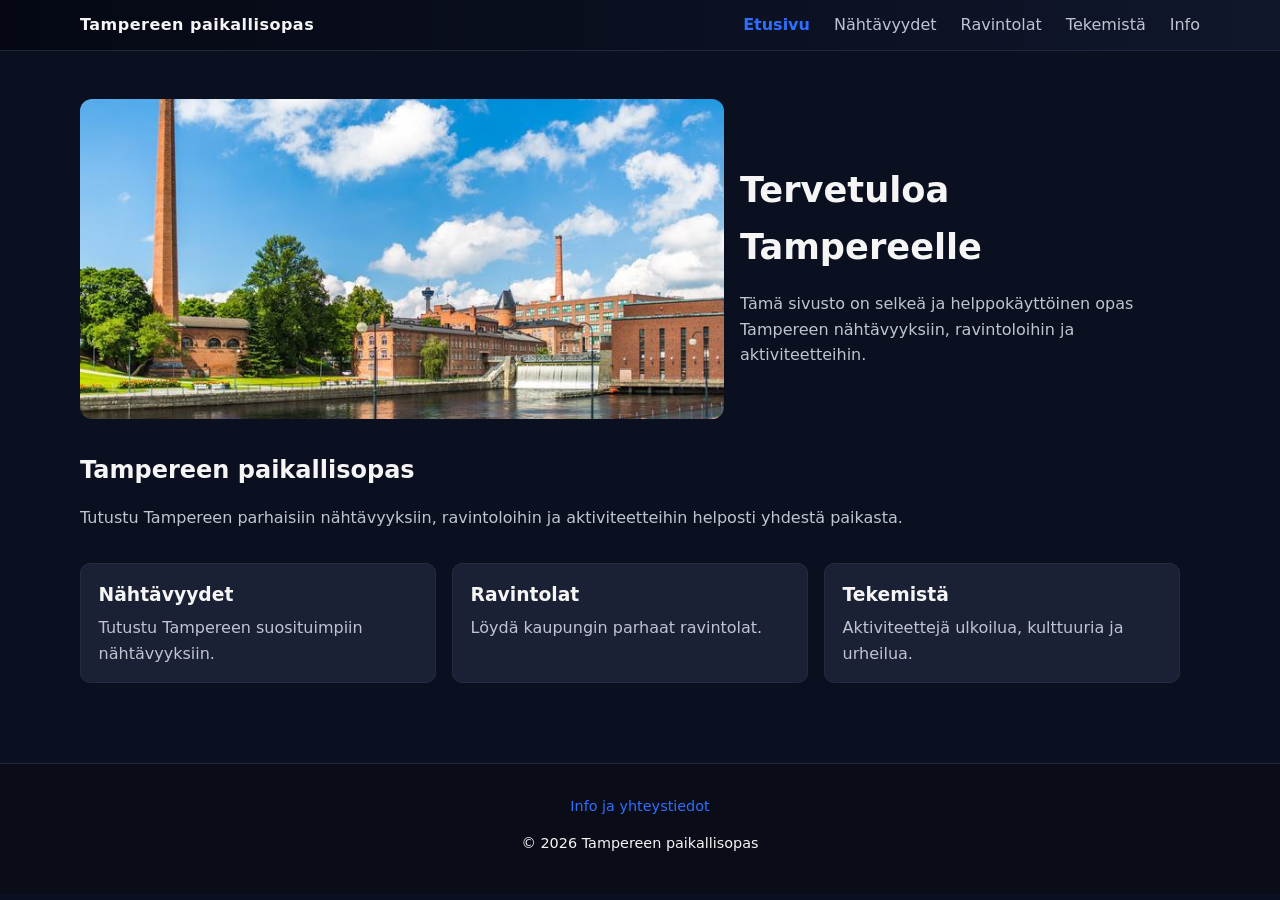
<file: index.html>
<!DOCTYPE html>
<html lang="fi">

<head>
    <meta charset="UTF-8">
    <meta name="viewport" content="width=device-width, initial-scale=1">
    <title>Tampereen paikallisopas – Etusivu</title>
    <link rel="stylesheet" href="style.css">
</head>

<body>

    <header class="site-header">
        <div class="logo">
            <a href="index.html">Tampereen paikallisopas</a>
        </div>
        <button class="nav-toggle" aria-expanded="false" aria-controls="main-nav">☰</button>
        <nav id="main-nav" class="site-nav">
            <ul>
                <li><a href="index.html" aria-current="page">Etusivu</a></li>
                <li><a href="nahtavyydet.html">Nähtävyydet</a></li>
                <li><a href="ravintolat.html">Ravintolat</a></li>
                <li><a href="tekemista.html">Tekemistä</a></li>
                <li><a href="info.html">Info</a></li>
            </ul>
        </nav>
    </header>

    <main>

        <section class="hero">
            <img src="images/tamper.jpg" alt="Näkymä Tampereesta" class="hero-image">
            <div class="hero-text">
                <h1>Tervetuloa Tampereelle</h1>
                <p>Tämä sivusto on selkeä ja helppokäyttöinen opas Tampereen nähtävyyksiin, ravintoloihin ja
                    aktiviteetteihin.</p>
            </div>
        </section>

        <section class="intro">
            <h2>Tampereen paikallisopas</h2>
            <p>Tutustu Tampereen parhaisiin nähtävyyksiin, ravintoloihin ja aktiviteetteihin helposti yhdestä paikasta.
            </p>
        </section>

        <section class="cta-grid">
            <a class="cta-card" href="nahtavyydet.html">
                <h3>Nähtävyydet</h3>
                <p>Tutustu Tampereen suosituimpiin nähtävyyksiin.</p>
            </a>

            <a class="cta-card" href="ravintolat.html">
                <h3>Ravintolat</h3>
                <p>Löydä kaupungin parhaat ravintolat.</p>
            </a>

            <a class="cta-card" href="tekemista.html">
                <h3>Tekemistä</h3>
                <p>Aktiviteettejä ulkoilua, kulttuuria ja urheilua.</p>
            </a>
        </section>

    </main>

    <footer class="site-footer">
        <p><a href="info.html">Info ja yhteystiedot</a></p>
        <p>&copy; 2026 Tampereen paikallisopas</p>
    </footer>

    <script>
        const navToggle = document.querySelector('.nav-toggle');
        const nav = document.getElementById('main-nav');
        navToggle.addEventListener('click', () => {
            const expanded = navToggle.getAttribute('aria-expanded') === 'true';
            navToggle.setAttribute('aria-expanded', String(!expanded));
            nav.classList.toggle('nav-open');
        });
    </script>

</body>

</html>
</file>
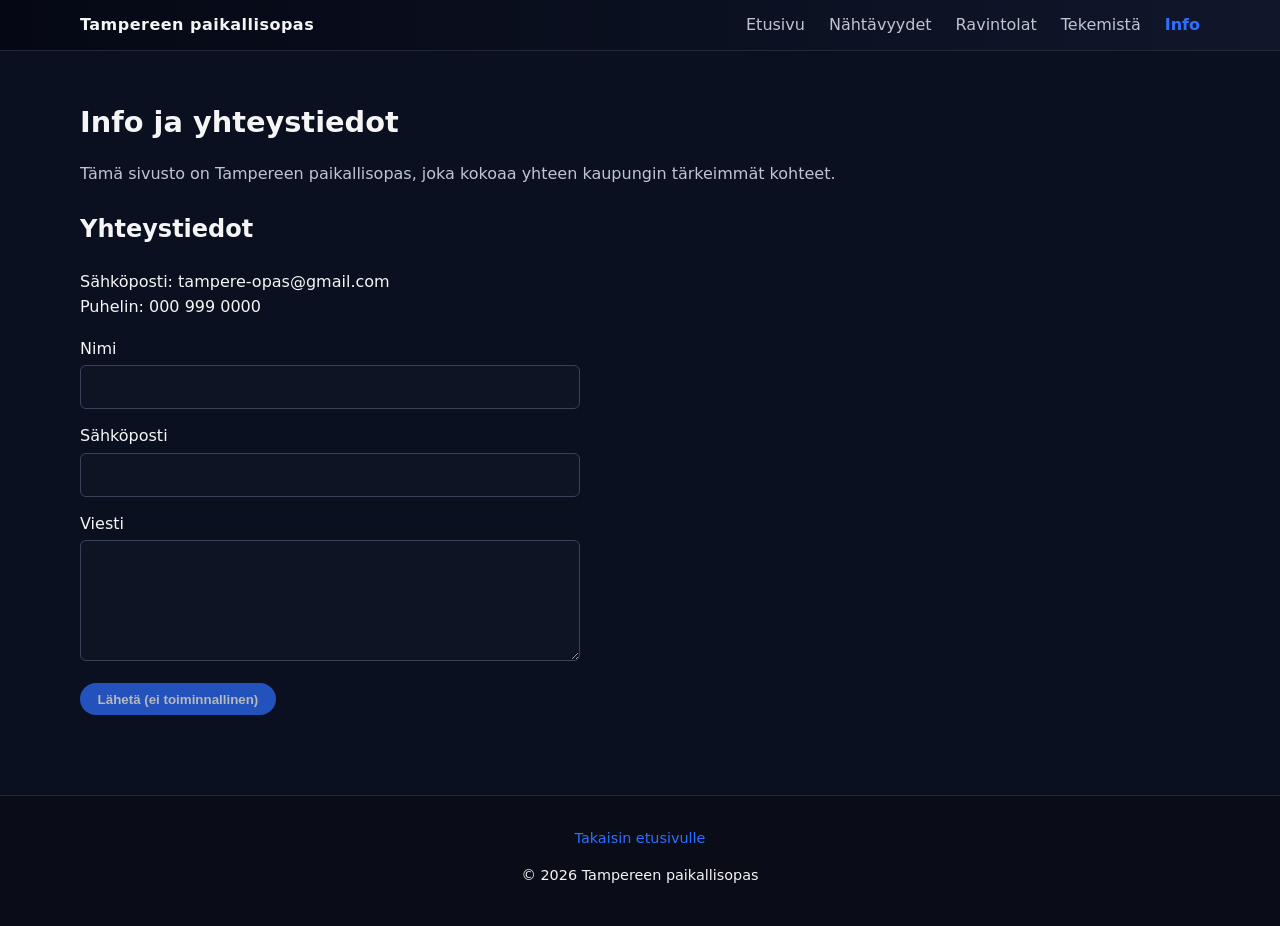
<file: info.html>
<!DOCTYPE html>
<html lang="fi">

<head>
    <meta charset="UTF-8">
    <meta name="viewport" content="width=device-width, initial-scale=1">
    <title>Info ja yhteystiedot</title>
    <link rel="stylesheet" href="style.css">
</head>

<body>

    <header class="site-header">
        <div class="logo"><a href="index.html">Tampereen paikallisopas</a></div>
        <button class="nav-toggle" aria-expanded="false" aria-controls="main-nav">☰</button>
        <nav id="main-nav" class="site-nav">
            <ul>
                <li><a href="index.html">Etusivu</a></li>
                <li><a href="nahtavyydet.html">Nähtävyydet</a></li>
                <li><a href="ravintolat.html">Ravintolat</a></li>
                <li><a href="tekemista.html">Tekemistä</a></li>
                <li><a href="info.html" aria-current="page">Info</a></li>
            </ul>
        </nav>
    </header>

    <main>

        <header class="page-header">
            <h1>Info ja yhteystiedot</h1>
            <p>Tämä sivusto on Tampereen paikallisopas, joka kokoaa yhteen kaupungin tärkeimmät kohteet.</p>
        </header>

        <section>
            <h2>Yhteystiedot</h2>
            <p>Sähköposti: tampere-opas@gmail.com<br>Puhelin: 000 999 0000</p>

            <form>
                <div class="form-field">
                    <label for="nimi">Nimi</label>
                    <input id="nimi" name="nimi" type="text">
                </div>

                <div class="form-field">
                    <label for="email">Sähköposti</label>
                    <input id="email" name="email" type="email">
                </div>

                <div class="form-field">
                    <label for="viesti">Viesti</label>
                    <textarea id="viesti" name="viesti" rows="4"></textarea>
                </div>

                <button type="submit" disabled>Lähetä (ei toiminnallinen)</button>
            </form>
        </section>

    </main>

    <footer class="site-footer">
        <p><a href="index.html">Takaisin etusivulle</a></p>
        <p>&copy; 2026 Tampereen paikallisopas</p>
    </footer>

    <script>
        const navToggle = document.querySelector('.nav-toggle');
        const nav = document.getElementById('main-nav');
        navToggle.addEventListener('click', () => {
            const expanded = navToggle.getAttribute('aria-expanded') === 'true';
            navToggle.setAttribute('aria-expanded', String(!expanded));
            nav.classList.toggle('nav-open');
        });
    </script>

</body>

</html>
</file>
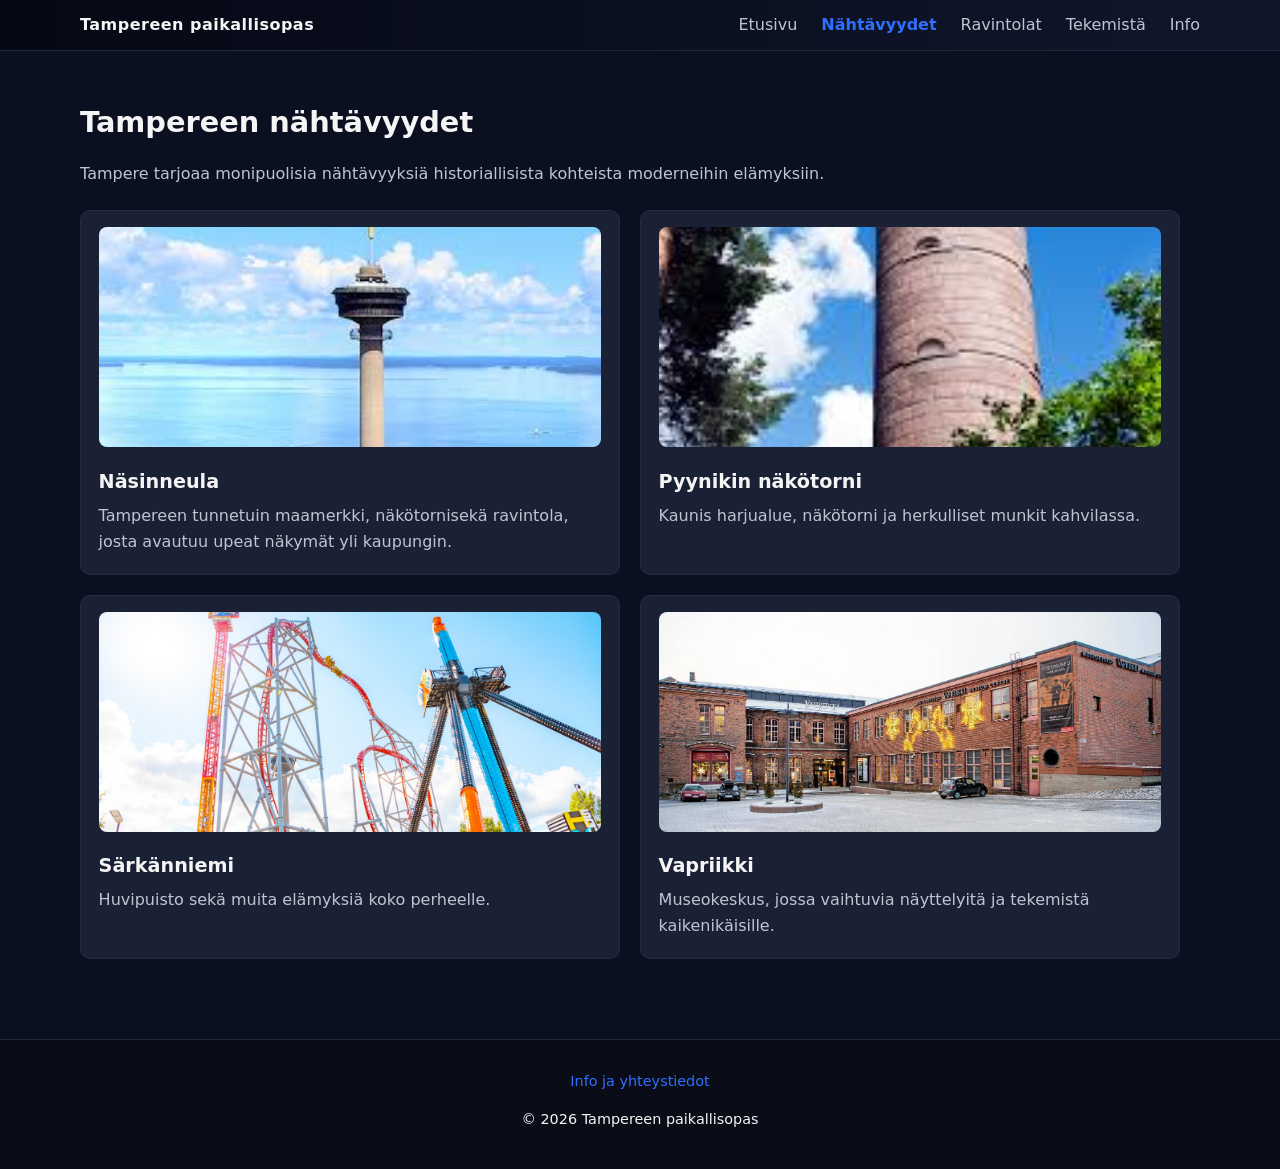
<file: nahtavyydet.html>
<!DOCTYPE html>
<html lang="fi">

<head>
    <meta charset="UTF-8">
    <meta name="viewport" content="width=device-width, initial-scale=1">
    <title>Tampereen nähtävyydet</title>
    <link rel="stylesheet" href="style.css">
</head>

<body>

    <header class="site-header">
        <div class="logo"><a href="index.html">Tampereen paikallisopas</a></div>
        <button class="nav-toggle" aria-expanded="false" aria-controls="main-nav">☰</button>
        <nav id="main-nav" class="site-nav">
            <ul>
                <li><a href="index.html">Etusivu</a></li>
                <li><a href="nahtavyydet.html" aria-current="page">Nähtävyydet</a></li>
                <li><a href="ravintolat.html">Ravintolat</a></li>
                <li><a href="tekemista.html">Tekemistä</a></li>
                <li><a href="info.html">Info</a></li>
            </ul>
        </nav>
    </header>

    <main>

        <header class="page-header">
            <h1>Tampereen nähtävyydet</h1>
            <p>Tampere tarjoaa monipuolisia nähtävyyksiä historiallisista kohteista moderneihin elämyksiin.</p>
        </header>

        <section class="card-list">

            <article class="card">
                <img src="images/nasinneula.jpg" alt="Näsinneula">
                <h2>Näsinneula</h2>
                <p>Tampereen tunnetuin maamerkki, näkötornisekä ravintola, josta avautuu upeat näkymät yli kaupungin.
                </p>
            </article>

            <article class="card">
                <img src="images/pyynikki.jpg" alt="Pyynikin näkötorni">
                <h2>Pyynikin näkötorni</h2>
                <p>Kaunis harjualue, näkötorni ja herkulliset munkit kahvilassa.</p>
            </article>

            <article class="card">
                <img src="images/sarkanniemi.jpg" alt="Särkänniemi">
                <h2>Särkänniemi</h2>
                <p>Huvipuisto sekä muita elämyksiä koko perheelle.</p>
            </article>

            <article class="card">
                <img src="images/vapriikki.jpg" alt="Vapriikki">
                <h2>Vapriikki</h2>
                <p>Museokeskus, jossa vaihtuvia näyttelyitä ja tekemistä kaikenikäisille.</p>
            </article>

        </section>

    </main>

    <footer class="site-footer">
        <p><a href="info.html">Info ja yhteystiedot</a></p>
        <p>&copy; 2026 Tampereen paikallisopas</p>
    </footer>

    <script>
        const navToggle = document.querySelector('.nav-toggle');
        const nav = document.getElementById('main-nav');
        navToggle.addEventListener('click', () => {
            const expanded = navToggle.getAttribute('aria-expanded') === 'true';
            navToggle.setAttribute('aria-expanded', String(!expanded));
            nav.classList.toggle('nav-open');
        });
    </script>

</body>

</html>
</file>
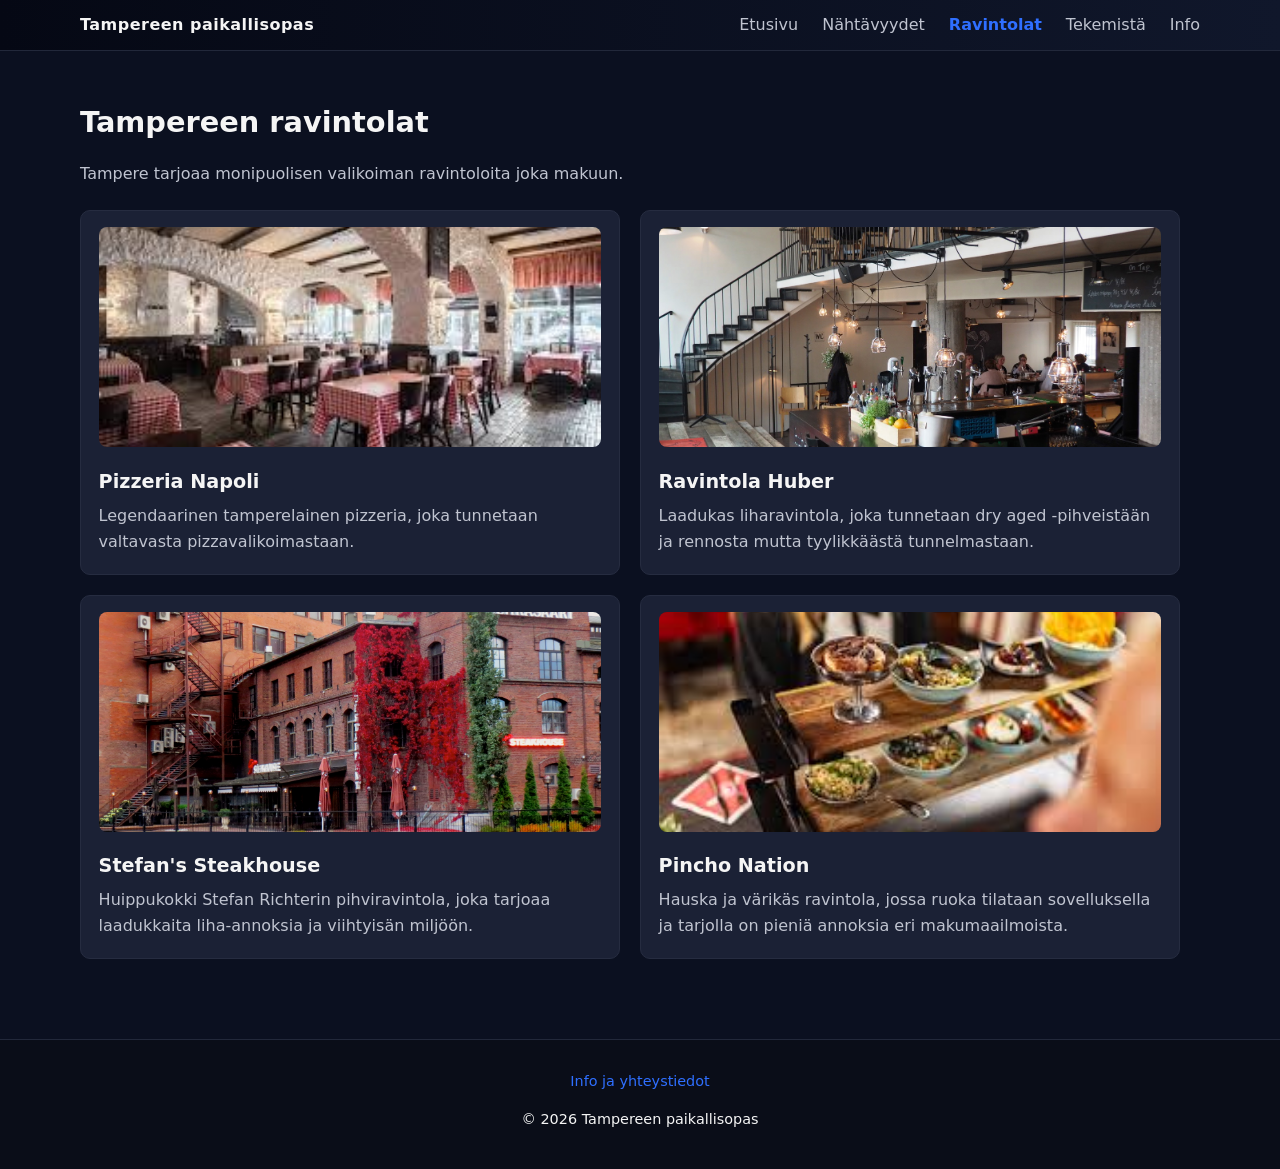
<file: ravintolat.html>
<!DOCTYPE html>
<html lang="fi">

<head>
    <meta charset="UTF-8">
    <meta name="viewport" content="width=device-width, initial-scale=1">
    <title>Tampereen ravintolat</title>
    <link rel="stylesheet" href="style.css">
</head>

<body>

    <header class="site-header">
        <div class="logo"><a href="index.html">Tampereen paikallisopas</a></div>
        <button class="nav-toggle" aria-expanded="false" aria-controls="main-nav">☰</button>
        <nav id="main-nav" class="site-nav">
            <ul>
                <li><a href="index.html">Etusivu</a></li>
                <li><a href="nahtavyydet.html">Nähtävyydet</a></li>
                <li><a href="ravintolat.html" aria-current="page">Ravintolat</a></li>
                <li><a href="tekemista.html">Tekemistä</a></li>
                <li><a href="info.html">Info</a></li>
            </ul>
        </nav>
    </header>

    <main>

        <header class="page-header">
            <h1>Tampereen ravintolat</h1>
            <p>Tampere tarjoaa monipuolisen valikoiman ravintoloita joka makuun.</p>
        </header>

        <section class="card-list">

            <article class="card">
                <img src="images/napoli.jpg" alt="Pizzeria Napoli">
                <h2>Pizzeria Napoli</h2>
                <p>Legendaarinen tamperelainen pizzeria, joka tunnetaan valtavasta pizzavalikoimastaan.</p>
            </article>

            <article class="card">
                <img src="images/huber.jpg" alt="Ravintola Huber">
                <h2>Ravintola Huber</h2>
                <p>Laadukas liharavintola, joka tunnetaan dry aged -pihveistään ja rennosta mutta tyylikkäästä
                    tunnelmastaan.</p>
            </article>

            <article class="card">
                <img src="images/stefans.jpg" alt="Stefan's Steakhouse">
                <h2>Stefan's Steakhouse</h2>
                <p>Huippukokki Stefan Richterin pihviravintola, joka tarjoaa laadukkaita liha-annoksia ja viihtyisän
                    miljöön.</p>
            </article>

            <article class="card">
                <img src="images/pincho.jpg" alt="Pincho Nation">
                <h2>Pincho Nation</h2>
                <p>Hauska ja värikäs ravintola, jossa ruoka tilataan sovelluksella ja tarjolla on pieniä annoksia eri
                    makumaailmoista.</p>
            </article>

        </section>

    </main>

    <footer class="site-footer">
        <p><a href="info.html">Info ja yhteystiedot</a></p>
        <p>&copy; 2026 Tampereen paikallisopas</p>
    </footer>

    <script>
        const navToggle = document.querySelector('.nav-toggle');
        const nav = document.getElementById('main-nav');
        navToggle.addEventListener('click', () => {
            const expanded = navToggle.getAttribute('aria-expanded') === 'true';
            navToggle.setAttribute('aria-expanded', String(!expanded));
            nav.classList.toggle('nav-open');
        });
    </script>

</body>

</html>
</file>
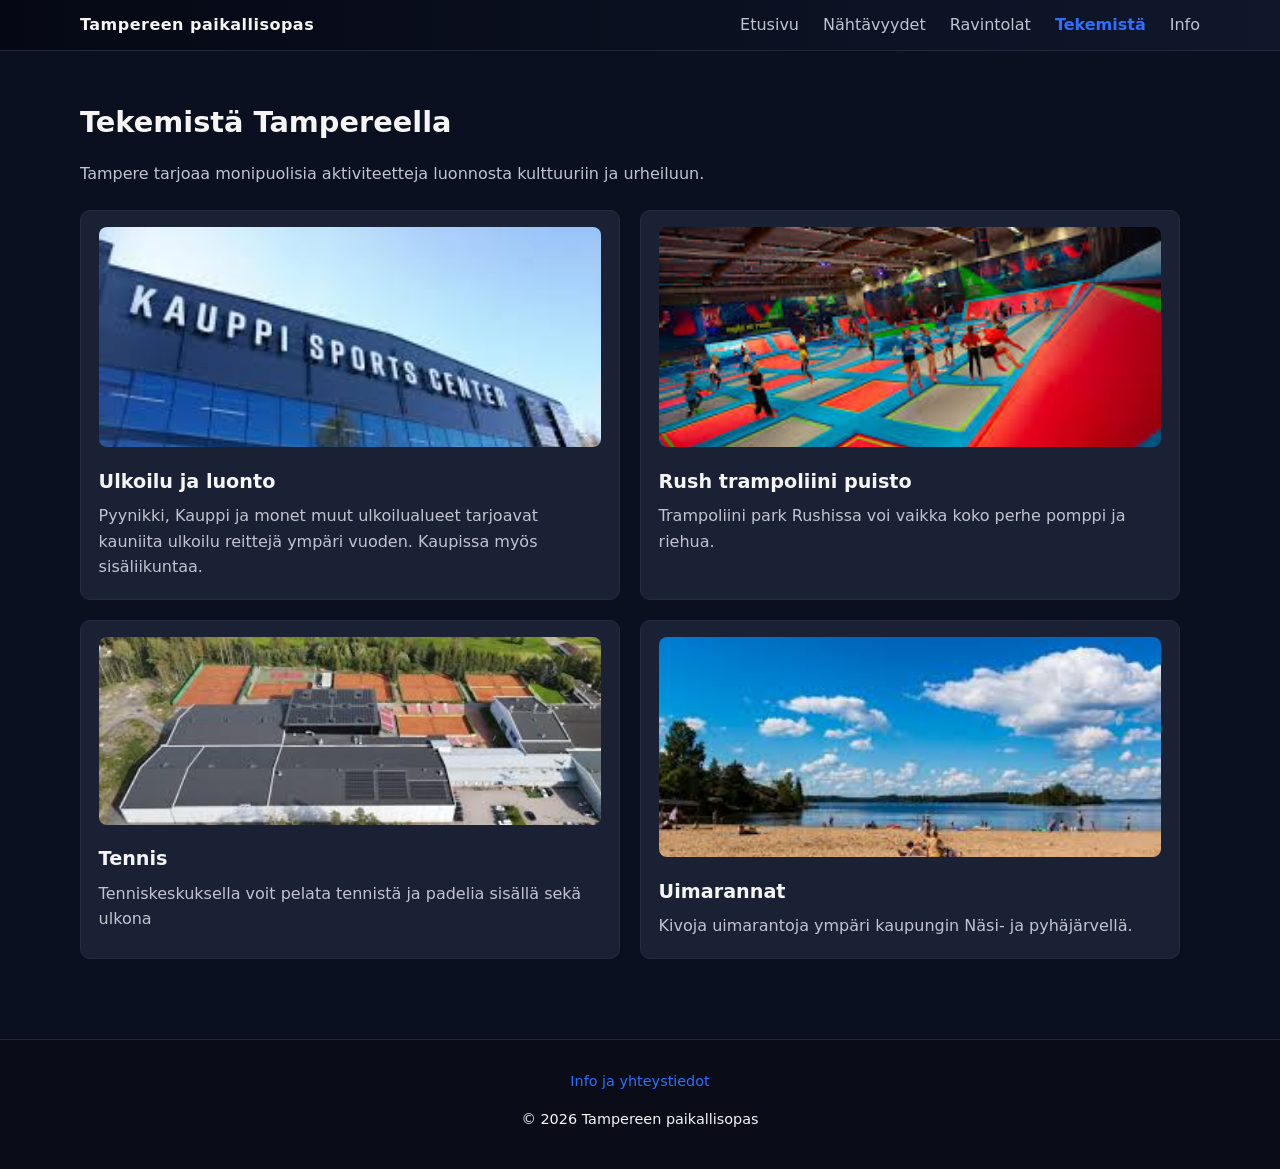
<file: tekemista.html>
<!DOCTYPE html>
<html lang="fi">

<head>
    <meta charset="UTF-8">
    <meta name="viewport" content="width=device-width, initial-scale=1">
    <title>Tekemistä Tampereella</title>
    <link rel="stylesheet" href="style.css">
</head>

<body>

    <header class="site-header">
        <div class="logo"><a href="index.html">Tampereen paikallisopas</a></div>
        <button class="nav-toggle" aria-expanded="false" aria-controls="main-nav">☰</button>
        <nav id="main-nav" class="site-nav">
            <ul>
                <li><a href="index.html">Etusivu</a></li>
                <li><a href="nahtavyydet.html">Nähtävyydet</a></li>
                <li><a href="ravintolat.html">Ravintolat</a></li>
                <li><a href="tekemista.html" aria-current="page">Tekemistä</a></li>
                <li><a href="info.html">Info</a></li>
            </ul>
        </nav>
    </header>

    <main>

        <header class="page-header">
            <h1>Tekemistä Tampereella</h1>
            <p>Tampere tarjoaa monipuolisia aktiviteetteja luonnosta kulttuuriin ja urheiluun.</p>
        </header>

        <section class="card-list">

            <article class="card">
                <img src="images/ulkoilu.jpg" alt="Ulkoilua Tampereella">
                <h2>Ulkoilu ja luonto</h2>
                <p>Pyynikki, Kauppi ja monet muut ulkoilualueet tarjoavat kauniita ulkoilu reittejä ympäri vuoden.
                    Kaupissa myös sisäliikuntaa.</p>
            </article>

            <article class="card">
                <img src="images/tramppa.jpg" alt="Kulttuuri ja museot">
                <h2>Rush trampoliini puisto</h2>
                <p>Trampoliini park Rushissa voi vaikka koko perhe pomppi ja riehua.</p>
            </article>

            <article class="card">
                <img src="images/tennis.jpg" alt="Urheilua Tampereella">
                <h2>Tennis</h2>
                <p>Tenniskeskuksella voit pelata tennistä ja padelia sisällä sekä ulkona</p>
            </article>

            <article class="card">
                <img src="images/ranta.jpg" alt="Sesonkivinkit">
                <h2>Uimarannat</h2>
                <p>Kivoja uimarantoja ympäri kaupungin Näsi- ja pyhäjärvellä.</p>
            </article>

        </section>

    </main>

    <footer class="site-footer">
        <p><a href="info.html">Info ja yhteystiedot</a></p>
        <p>&copy; 2026 Tampereen paikallisopas</p>
    </footer>

    <script>
        const navToggle = document.querySelector('.nav-toggle');
        const nav = document.getElementById('main-nav');
        navToggle.addEventListener('click', () => {
            const expanded = navToggle.getAttribute('aria-expanded') === 'true';
            navToggle.setAttribute('aria-expanded', String(!expanded));
            nav.classList.toggle('nav-open');
        });
    </script>

</body>

</html>
</file>
<file: style.css>
:root {
    --bg: #0b1020;
    --bg-alt: #151a2b;
    --accent: #2f6fff;
    --accent-soft: #1f3f8f;
    --text: #f5f5f5;
    --muted: #c0c4d0;
    --card-bg: #1b2135;
    --footer-bg: #0a0d18;
    --focus: #ffcc33;
    --max-width: 1100px;
}

*,
*::before,
*::after {
    box-sizing: border-box;
}

html {
    scroll-behavior: smooth;
}

body {
    margin: 0;
    font-family: system-ui, -apple-system, BlinkMacSystemFont, "Segoe UI", sans-serif;
    background-color: var(--bg);
    color: var(--text);
    line-height: 1.6;
}

/* Piilotettu ruudunlukijoille näkyvä teksti */
.sr-only {
    position: absolute;
    width: 1px;
    height: 1px;
    padding: 0;
    margin: -1px;
    overflow: hidden;
    clip: rect(0, 0, 0, 0);
    border: 0;
}

/* Yleinen asettelu */

.site-header,
.site-footer,
main {
    padding-inline: 16px;
}

main {
    padding-block: 1.5rem 3rem;
}

@media (min-width: 768px) {

    .site-header,
    .site-footer,
    main {
        padding-inline: 32px;
    }
}

@media (min-width: 1024px) {

    .site-header,
    .site-footer,
    main {
        padding-inline: 80px;
    }
}

/* Header ja navigaatio */

.site-header {
    display: flex;
    align-items: center;
    justify-content: space-between;
    padding-block: 0.75rem;
    background: linear-gradient(to right, #050814, #10172b);
    border-bottom: 1px solid #22283a;
    position: sticky;
    top: 0;
    z-index: 10;
}

.logo a {
    color: var(--text);
    text-decoration: none;
    font-weight: 600;
    letter-spacing: 0.03em;
}

.nav-toggle {
    background: none;
    border: 1px solid var(--accent-soft);
    color: var(--text);
    padding: 0.35rem 0.6rem;
    border-radius: 4px;
    font-size: 1.1rem;
    cursor: pointer;
}

.nav-toggle:focus-visible {
    outline: 3px solid var(--focus);
    outline-offset: 2px;
}

.site-nav {
    display: none;
}

.site-nav ul {
    list-style: none;
    margin: 0;
    padding: 0;
}

.site-nav a {
    color: var(--muted);
    text-decoration: none;
    padding: 0.5rem 0;
    display: block;
}

.site-nav a:hover,
.site-nav a:focus-visible {
    color: var(--text);
}

.site-nav a[aria-current="page"] {
    color: var(--accent);
    font-weight: 600;
}

/* mobiilivalikko auki */
.site-nav.nav-open {
    display: block;
    position: absolute;
    top: 56px;
    right: 16px;
    background-color: var(--bg-alt);
    padding: 0.75rem 1rem;
    border-radius: 8px;
    box-shadow: 0 10px 30px rgba(0, 0, 0, 0.5);
}

@media (min-width: 768px) {
    .nav-toggle {
        display: none;
    }

    .site-nav {
        display: block;
    }

    .site-nav ul {
        display: flex;
        gap: 1.5rem;
    }

    .site-nav.nav-open {
        position: static;
        box-shadow: none;
        background: none;
        padding: 0;
    }

    .site-nav a {
        padding: 0;
    }
}

/* Hero */

.hero {
    display: grid;
    gap: 1rem;
    margin-top: 1.5rem;
}

.hero-image {
    width: 100%;
    aspect-ratio: 16 / 9;
    object-fit: cover;
    border-radius: 12px;
}


.hero-text h1 {
    font-size: 1.8rem;
    margin-bottom: 0.5rem;
}

.hero-text p {
    color: var(--muted);
}

@media (min-width: 768px) {
    .hero {
        grid-template-columns: minmax(0, 1.4fr) minmax(0, 1fr);
        align-items: center;
    }

    .hero-image {
        max-height: 320px;
    }

    .hero-text h1 {
        font-size: 2.2rem;
    }
}

/* Intro ja CTA-kortit */

.intro {
    margin-top: 2rem;
    max-width: var(--max-width);
}

.intro h2 {
    font-size: 1.5rem;
    margin-bottom: 0.5rem;
}

.intro p {
    color: var(--muted);
}

.cta-grid {
    margin-top: 2rem;
    display: grid;
    gap: 1rem;
    max-width: var(--max-width);
}

.cta-card {
    background-color: var(--card-bg);
    border-radius: 10px;
    padding: 1rem 1.1rem;
    text-decoration: none;
    color: var(--text);
    border: 1px solid #262c40;
    transition: transform 0.15s ease, box-shadow 0.15s ease, border-color 0.15s ease;
}

.cta-card h3 {
    margin-top: 0;
    margin-bottom: 0.35rem;
}

.cta-card p {
    margin: 0;
    color: var(--muted);
}

.cta-card:hover,
.cta-card:focus-visible {
    transform: translateY(-2px);
    box-shadow: 0 10px 25px rgba(0, 0, 0, 0.4);
    border-color: var(--accent);
}

@media (min-width: 768px) {
    .cta-grid {
        grid-template-columns: repeat(3, minmax(0, 1fr));
    }
}

/* Sivukohtaiset otsikot ja korttilistat */

.page-header {
    max-width: var(--max-width);
    margin-top: 1.5rem;
    margin-bottom: 1.5rem;
}

.page-header h1 {
    font-size: 1.8rem;
    margin-bottom: 0.5rem;
}

.page-header p {
    color: var(--muted);
}

.card-list {
    display: grid;
    gap: 1.25rem;
    max-width: var(--max-width);
}

.card {
    background-color: var(--card-bg);
    border-radius: 10px;
    padding: 1rem 1.1rem 1.2rem;
    border: 1px solid #262c40;
}

.card img {
    width: 100%;
    border-radius: 8px;
    margin-bottom: 0.75rem;
    max-height: 220px;
    object-fit: cover;
}

.card h2 {
    margin-top: 0;
    margin-bottom: 0.35rem;
    font-size: 1.2rem;
}

.card p {
    margin: 0;
    color: var(--muted);
}

@media (min-width: 900px) {
    .card-list {
        grid-template-columns: repeat(2, minmax(0, 1fr));
    }
}

/* Lomake */

form {
    max-width: 500px;
    margin-top: 1rem;
}

.form-field {
    margin-bottom: 0.9rem;
}

label {
    display: block;
    margin-bottom: 0.25rem;
    font-weight: 500;
}

input,
textarea {
    width: 100%;
    padding: 0.5rem 0.6rem;
    border-radius: 6px;
    border: 1px solid #3a425a;
    background-color: #0f1424;
    color: var(--text);
    font: inherit;
}

input:focus-visible,
textarea:focus-visible {
    outline: 3px solid var(--focus);
    outline-offset: 2px;
}

button {
    padding: 0.55rem 1.1rem;
    border-radius: 999px;
    border: none;
    background: var(--accent);
    color: #fff;
    font-weight: 600;
    cursor: not-allowed;
    opacity: 0.7;
}

/* Footer */

.site-footer {
    background-color: var(--footer-bg);
    border-top: 1px solid #22283a;
    padding: 1rem 16px 1.5rem;
    margin-top: 2rem;
    text-align: center;
    font-size: 0.9rem;
}

.site-footer a {
    color: var(--accent);
    text-decoration: none;
}

.site-footer a:hover,
.site-footer a:focus-visible {
    text-decoration: underline;
}
</file>
